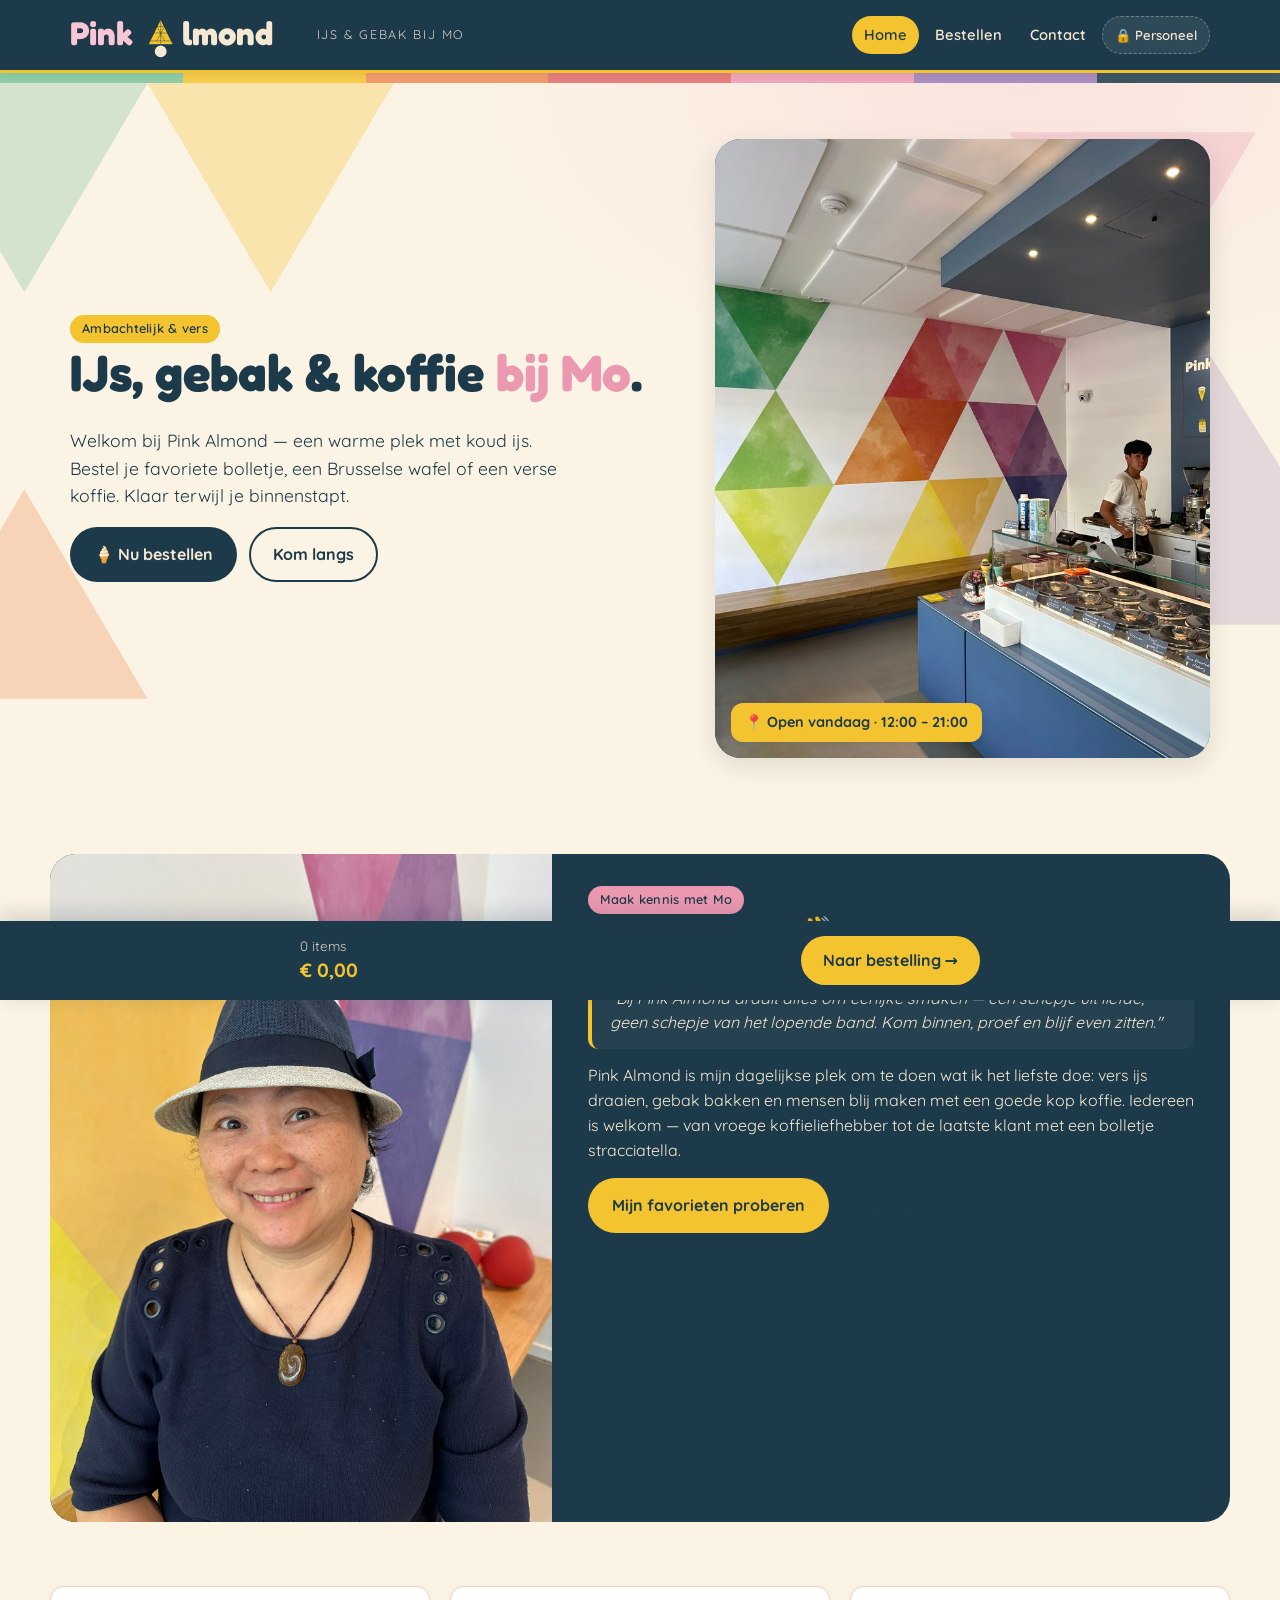
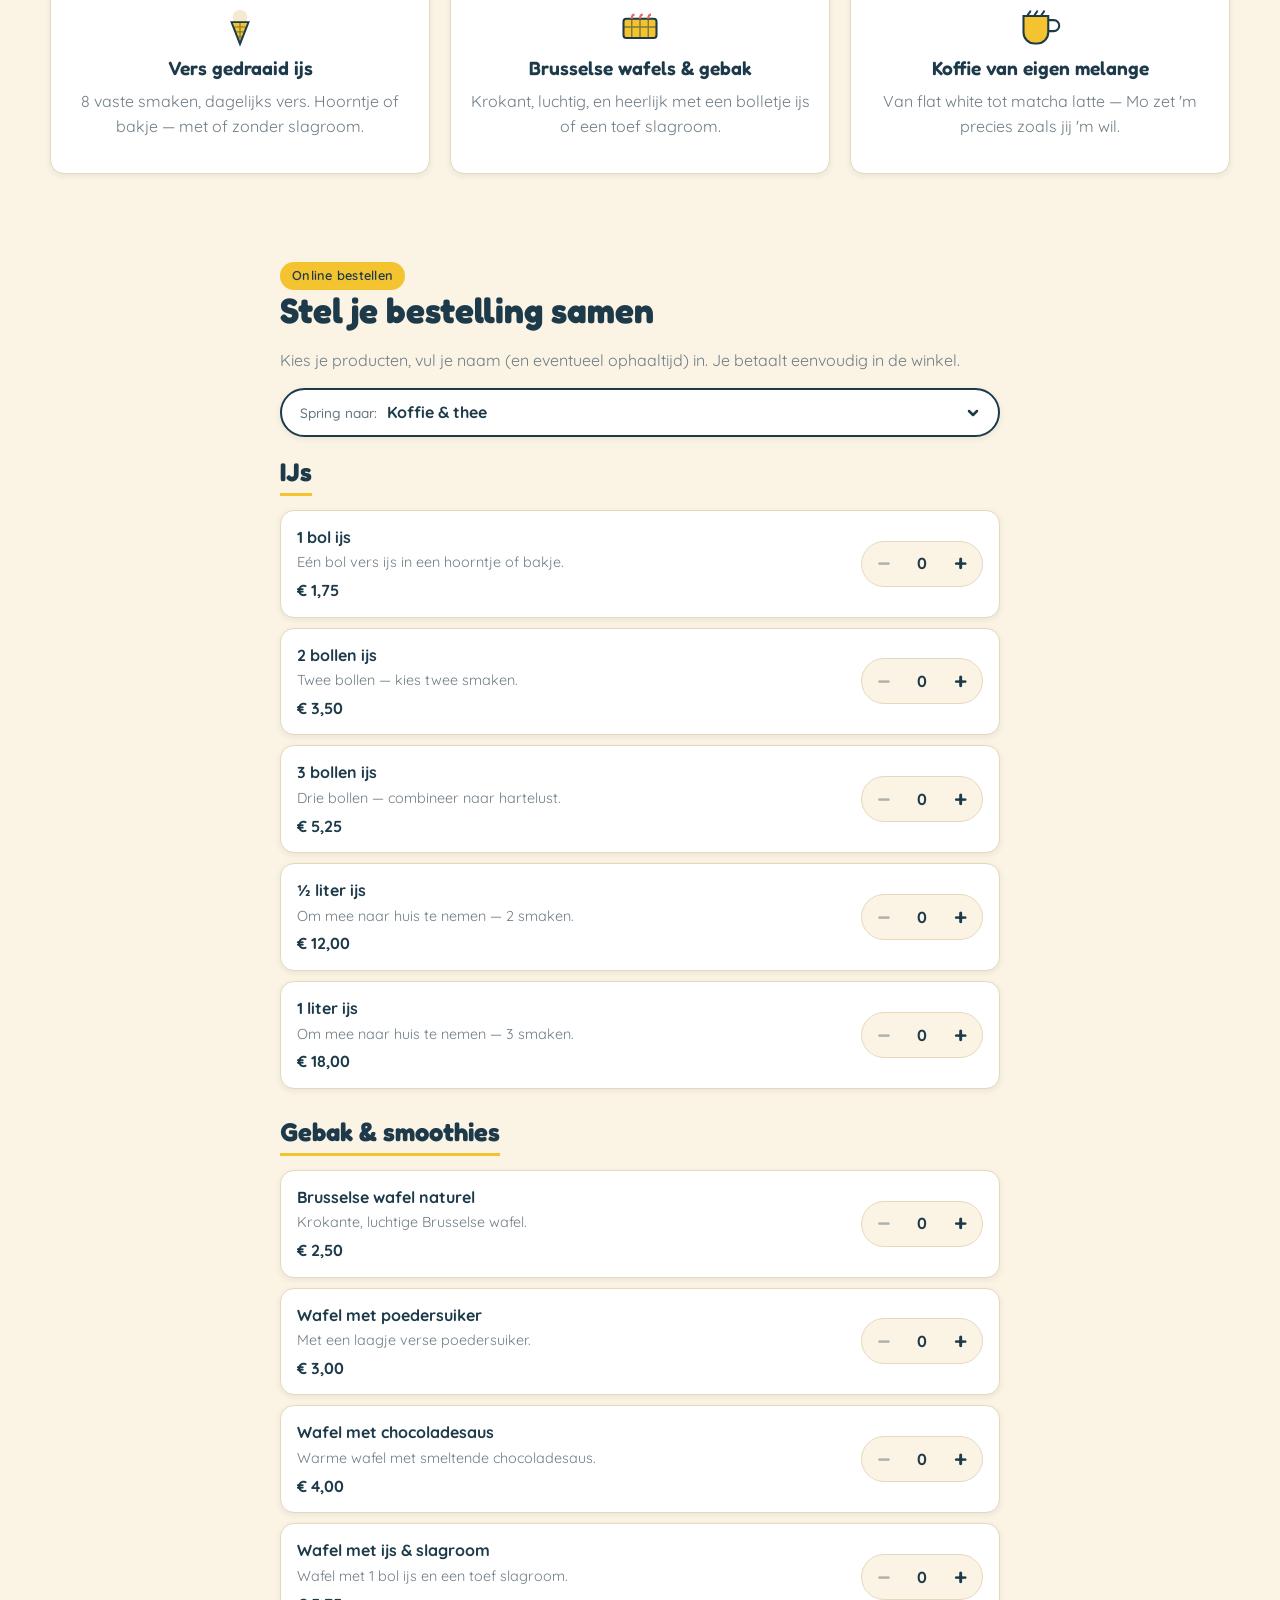
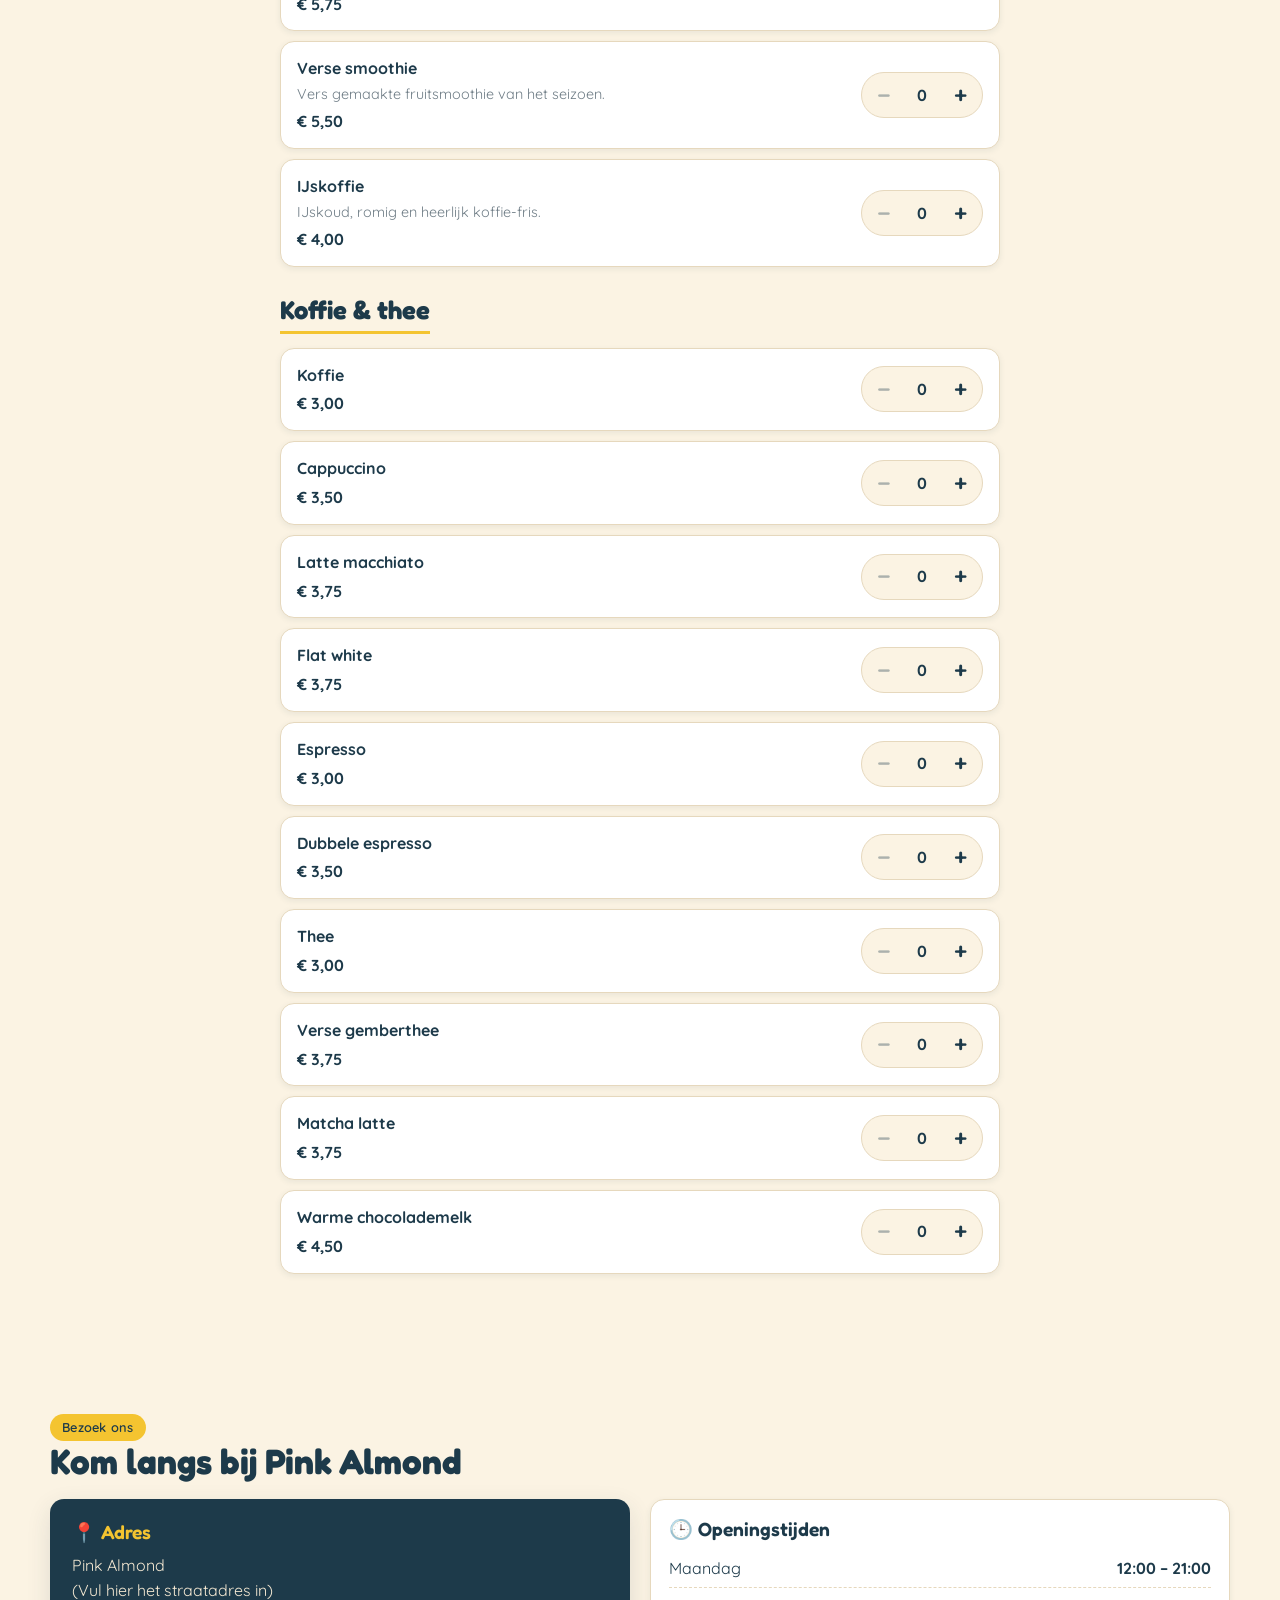
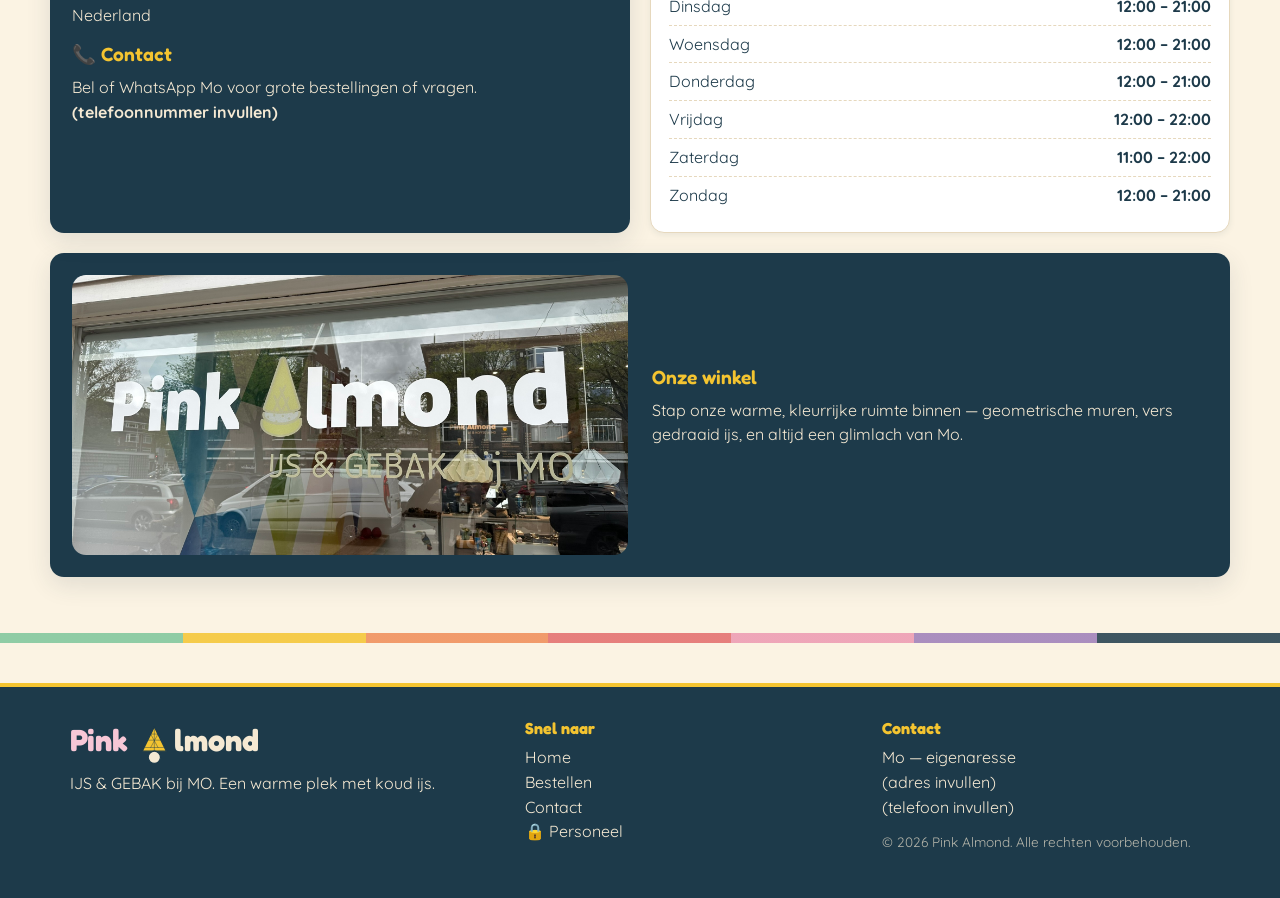
<file: index.html>
<!DOCTYPE html>
<html lang="nl">
<head>
<meta charset="UTF-8">
<meta name="viewport" content="width=device-width, initial-scale=1, maximum-scale=1">
<title>Pink Almond — IJS &amp; GEBAK bij MO</title>
<meta name="description" content="Pink Almond — vers ijs, gebak en koffie bij Mo. Bestel online en haal op in de winkel.">
<meta name="theme-color" content="#1d3a4a">
<link rel="preconnect" href="https://fonts.googleapis.com">
<link rel="preconnect" href="https://fonts.gstatic.com" crossorigin>
<link href="https://fonts.googleapis.com/css2?family=Fredoka:wght@500;600;700&family=Quicksand:wght@400;500;600;700&display=swap" rel="stylesheet">
<link rel="stylesheet" href="css/style.css">
</head>
<body>

<!-- ========== LOGO + ICOON SVGs (gedeeld) ========== -->
<svg width="0" height="0" style="position:absolute" aria-hidden="true">
  <defs>
    <symbol id="logo-pinkalmond" viewBox="0 0 360 70">
      <text x="0" y="50" font-family="Fredoka, Quicksand, sans-serif" font-weight="700" font-size="50" fill="#f7c7d6">Pink</text>
      <g transform="translate(118, 0)">
        <path d="M20 10 L40 50 L0 50 Z" fill="#f4c430" stroke="#1d3a4a" stroke-width="2" stroke-linejoin="round"/>
        <path d="M14 22 L26 22 M10 32 L30 32 M5 44 L35 44 M20 10 L1 50 M20 10 L39 50 M14 22 L26 44 M26 22 L14 44 M20 10 L20 50"
              stroke="#1d3a4a" stroke-width="1.4" fill="none" opacity=".5" stroke-linecap="round"/>
        <circle cx="20" cy="60" r="10" fill="#f5e9d3" stroke="#1d3a4a" stroke-width="2"/>
      </g>
      <text x="170" y="50" font-family="Fredoka, Quicksand, sans-serif" font-weight="700" font-size="50" fill="#f5e9d3">lmond</text>
    </symbol>
    <symbol id="ic-cone" viewBox="0 0 32 36">
      <path d="M16 4c-3.5 0-6 2.5-6 6s2.5 6 6 6 6-2.5 6-6-2.5-6-6-6z" fill="#f5e9d3"/>
      <path d="M9 14 L23 14 L16 32 Z" fill="#f4c430" stroke="#1d3a4a" stroke-width="1.5"/>
      <path d="M11 18 L21 18 M12 22 L20 22 M14 26 L18 26 M11 18 L16 32 M21 18 L16 32 M16 14 L16 32" stroke="#1d3a4a" stroke-width="1" fill="none" opacity=".55"/>
    </symbol>
    <symbol id="ic-cup" viewBox="0 0 32 28">
      <path d="M4 6 H22 V18 a8 8 0 0 1-8 8 H12 a8 8 0 0 1-8-8 Z" fill="#f4c430" stroke="#1d3a4a" stroke-width="1.5"/>
      <path d="M22 9 H26 a4 4 0 0 1 0 8 H22" fill="none" stroke="#1d3a4a" stroke-width="1.5"/>
      <path d="M9 2 c0 2 -2 2 -2 4 M14 2 c0 2 -2 2 -2 4 M19 2 c0 2 -2 2 -2 4" stroke="#1d3a4a" stroke-width="1.5" fill="none"/>
    </symbol>
    <symbol id="ic-cake" viewBox="0 0 32 28">
      <rect x="4" y="8" width="24" height="14" rx="2" fill="#f4c430" stroke="#1d3a4a" stroke-width="1.5"/>
      <path d="M4 14 H28 M10 8 V22 M16 8 V22 M22 8 V22" stroke="#1d3a4a" stroke-width="1" fill="none" opacity=".55"/>
      <path d="M10 8 c0-2 1-3 2-3 M16 8 c0-2 1-3 2-3 M22 8 c0-2 1-3 2-3" fill="none" stroke="#e26a6a" stroke-width="1.5"/>
    </symbol>
  </defs>
</svg>

<!-- ========== HEADER ========== -->
<header class="site">
  <div class="inner">
    <a class="brand" href="#home" aria-label="Pink Almond">
      <svg class="brand-logo" viewBox="0 0 360 70" role="img" aria-label="Pink Almond logo"><use href="#logo-pinkalmond"/></svg>
      <span class="brand-tag">IJS &amp; GEBAK bij MO</span>
    </a>
    <nav class="main">
      <a href="#home"     class="active">Home</a>
      <a href="#bestellen">Bestellen</a>
      <a href="#contact">Contact</a>
      <a href="admin.html" class="staff" title="Voor personeel">🔒 Personeel</a>
    </nav>
  </div>
</header>
<div class="tri-strip" aria-hidden="true"></div>

<main>

  <!-- ========== HOME / HERO ========== -->
  <section id="home" class="hero">
    <div class="triangles" aria-hidden="true">
      <svg viewBox="0 0 1200 600" preserveAspectRatio="xMidYMid slice">
        <polygon points="0,0 200,0 100,170" fill="#7cc59a" opacity=".55"/>
        <polygon points="200,0 400,0 300,170" fill="#f4c430" opacity=".55"/>
        <polygon points="900,40 1100,40 1000,210" fill="#ec98b1" opacity=".5"/>
        <polygon points="1050,200 1200,440 900,440" fill="#9c7cb8" opacity=".4"/>
        <polygon points="0,500 200,500 100,330" fill="#ef8b56" opacity=".55"/>
        <polygon points="800,500 1000,500 900,330" fill="#e26a6a" opacity=".5"/>
      </svg>
    </div>
    <div class="container hero-grid">
      <div>
        <span class="pill">Ambachtelijk &amp; vers</span>
        <h1>IJs, gebak &amp; koffie <span class="accent">bij Mo</span>.</h1>
        <p class="lead">Welkom bij Pink Almond — een warme plek met koud ijs. Bestel je favoriete bolletje, een Brusselse wafel of een verse koffie. Klaar terwijl je binnenstapt.</p>
        <div class="cta-row">
          <a class="btn btn-primary" href="#bestellen">🍦 Nu bestellen</a>
          <a class="btn btn-outline" href="#contact">Kom langs</a>
        </div>
      </div>
      <div class="hero-art">
        <img src="interieur.jpeg" alt="Het kleurrijke interieur van Pink Almond">
        <div class="hero-badge">📍 Open vandaag · 12:00 – 21:00</div>
      </div>
    </div>
  </section>

  <!-- Mo feature -->
  <div class="container section-tight">
    <div class="mo-section">
      <div class="photo">
        <img src="mo.jpeg" alt="Mo, eigenaresse van Pink Almond">
      </div>
      <div class="text">
        <span class="pill" style="background:var(--pink); color:var(--navy)">Maak kennis met Mo</span>
        <h2>Hi, ik ben Mo 👋</h2>
        <blockquote>"Bij Pink Almond draait alles om eerlijke smaken — een schepje uit liefde, geen schepje van het lopende band. Kom binnen, proef en blijf even zitten."</blockquote>
        <p>Pink Almond is mijn dagelijkse plek om te doen wat ik het liefste doe: vers ijs draaien, gebak bakken en mensen blij maken met een goede kop koffie. Iedereen is welkom — van vroege koffieliefhebber tot de laatste klant met een bolletje stracciatella.</p>
        <div class="row">
          <a class="btn btn-yellow" href="#bestellen">Mijn favorieten proberen</a>
          <a class="btn btn-ghost" href="#contact">Kom langs</a>
        </div>
      </div>
    </div>
  </div>

  <!-- Drie feature cards -->
  <div class="container section-tight">
    <div class="feature-cards">
      <div class="card">
        <svg class="icon" width="44" height="44"><use href="#ic-cone"/></svg>
        <h3>Vers gedraaid ijs</h3>
        <p class="muted">8 vaste smaken, dagelijks vers. Hoorntje of bakje — met of zonder slagroom.</p>
      </div>
      <div class="card">
        <svg class="icon" width="44" height="44"><use href="#ic-cake"/></svg>
        <h3>Brusselse wafels &amp; gebak</h3>
        <p class="muted">Krokant, luchtig, en heerlijk met een bolletje ijs of een toef slagroom.</p>
      </div>
      <div class="card">
        <svg class="icon" width="44" height="44"><use href="#ic-cup"/></svg>
        <h3>Koffie van eigen melange</h3>
        <p class="muted">Van flat white tot matcha latte — Mo zet 'm precies zoals jij 'm wil.</p>
      </div>
    </div>
  </div>

  <!-- ========== BESTELLEN ========== -->
  <section id="bestellen" class="container-narrow section">
    <span class="pill">Online bestellen</span>
    <h2>Stel je bestelling samen</h2>
    <p class="muted">Kies je producten, vul je naam (en eventueel ophaaltijd) in. Je betaalt eenvoudig in de winkel.</p>

    <!-- Sticky categorie-dropdown -->
    <nav class="category-nav" id="category-nav" aria-label="Menu navigatie">
      <button class="category-nav__trigger" id="category-nav-trigger" type="button" aria-haspopup="true" aria-expanded="false">
        <span class="category-nav__trigger-label">Spring naar:</span>
        <span class="category-nav__trigger-current" id="category-nav-current">…</span>
        <svg class="category-nav__trigger-arrow" width="14" height="14" viewBox="0 0 14 14" fill="none" stroke="currentColor" stroke-width="2.5" stroke-linecap="round" stroke-linejoin="round" aria-hidden="true">
          <polyline points="3,5 7,9 11,5"/>
        </svg>
      </button>
      <div class="category-nav__panel" id="category-nav-panel" role="menu"></div>
    </nav>

    <!-- Menu wordt door JavaScript gevuld -->
    <div id="menu"></div>
  </section>

  <!-- ========== CONTACT ========== -->
  <section id="contact" class="container section">
    <span class="pill">Bezoek ons</span>
    <h2>Kom langs bij Pink Almond</h2>
    <div class="grid" style="grid-template-columns: 1fr 1fr;">
      <div class="card-dark">
        <h3>📍 Adres</h3>
        <p>Pink Almond<br>(Vul hier het straatadres in)<br>Nederland</p>
        <h3 style="margin-top:14px">📞 Contact</h3>
        <p>Bel of WhatsApp Mo voor grote bestellingen of vragen.<br><strong>(telefoonnummer invullen)</strong></p>
      </div>
      <div class="card">
        <h3>🕒 Openingstijden</h3>
        <ul style="list-style:none; padding:0; margin:0;">
          <li class="row-between" style="padding:6px 0; border-bottom:1px dashed var(--border);"><span>Maandag</span><strong>12:00 – 21:00</strong></li>
          <li class="row-between" style="padding:6px 0; border-bottom:1px dashed var(--border);"><span>Dinsdag</span><strong>12:00 – 21:00</strong></li>
          <li class="row-between" style="padding:6px 0; border-bottom:1px dashed var(--border);"><span>Woensdag</span><strong>12:00 – 21:00</strong></li>
          <li class="row-between" style="padding:6px 0; border-bottom:1px dashed var(--border);"><span>Donderdag</span><strong>12:00 – 21:00</strong></li>
          <li class="row-between" style="padding:6px 0; border-bottom:1px dashed var(--border);"><span>Vrijdag</span><strong>12:00 – 22:00</strong></li>
          <li class="row-between" style="padding:6px 0; border-bottom:1px dashed var(--border);"><span>Zaterdag</span><strong>11:00 – 22:00</strong></li>
          <li class="row-between" style="padding:6px 0;"><span>Zondag</span><strong>12:00 – 21:00</strong></li>
        </ul>
      </div>
    </div>
    <div class="card-dark" style="margin-top:20px; display:grid; grid-template-columns:1fr 1fr; gap:24px; align-items:center">
      <img src="gevel.jpeg" alt="De gevel van Pink Almond" style="border-radius:14px; max-height:280px; object-fit:cover; width:100%">
      <div>
        <h3>Onze winkel</h3>
        <p>Stap onze warme, kleurrijke ruimte binnen — geometrische muren, vers gedraaid ijs, en altijd een glimlach van Mo.</p>
      </div>
    </div>
  </section>

</main>

<!-- ========== CART-BAR (vast onderaan, alleen zichtbaar als items) ========== -->
<div class="cart-bar" id="cart-bar">
  <div class="cart-bar__inner">
    <div>
      <div class="cart-bar__count" id="cart-count">0 items</div>
      <div class="cart-bar__total" id="cart-total">€ 0,00</div>
    </div>
    <button class="cart-bar__btn" id="checkout-btn">Naar bestelling →</button>
  </div>
</div>

<!-- ========== MODAL: ijs-configurator ========== -->
<div class="modal-overlay" id="ice-modal" role="dialog" aria-modal="true" aria-labelledby="ice-modal-title">
  <div class="modal">
    <button class="modal__close" id="close-ice" aria-label="Sluiten">×</button>
    <h2 class="modal__title" id="ice-modal-title">IJsje samenstellen</h2>
    <p class="muted" id="ice-modal-sub">Kies je smaken en topping.</p>

    <div class="field" id="ice-verpakking-field">
      <label class="field__label">Verpakking</label>
      <div class="segmented" id="ice-verpakking-seg">
        <button type="button" class="segmented__option is-active" data-val="Hoorntje">Hoorntje</button>
        <button type="button" class="segmented__option"           data-val="Bakje">Bakje</button>
      </div>
    </div>

    <div class="field" id="ice-smaak-field">
      <label class="field__label">Smaken kiezen</label>
      <div id="ice-smaak-rows"></div>
    </div>

    <div class="field">
      <label class="field__label">Extra's</label>
      <label class="checkbox-row" id="ice-slagroom-row">
        <input type="checkbox" id="opt-slagroom"><span>Slagroom (+ € 0,80)</span>
      </label>
      <label class="checkbox-row" id="ice-wafel-row">
        <input type="checkbox" id="opt-wafel"><span>Brusselse wafel erbij (+ € 2,50)</span>
      </label>
    </div>

    <div class="row-between" style="margin-top:8px">
      <div><strong>Prijs:</strong> <span id="ice-modal-price">€ 0,00</span></div>
      <button class="btn btn-primary" id="ice-confirm">Toevoegen</button>
    </div>
  </div>
</div>

<!-- ========== MODAL: checkout ========== -->
<div class="modal-overlay" id="checkout-modal" role="dialog" aria-modal="true">
  <div class="modal">
    <button class="modal__close" id="close-checkout" aria-label="Sluiten">×</button>
    <h2 class="modal__title">Je bestelling</h2>

    <div id="checkout-lines"></div>
    <div class="order-total">
      <span>Totaal</span>
      <span id="checkout-total">€ 0,00</span>
    </div>

    <div class="field">
      <label class="field__label" for="customer-name">Op welke naam?</label>
      <input type="text" id="customer-name" placeholder="Bijv. Lisa" autocomplete="given-name" maxlength="50">
    </div>

    <div class="field">
      <label class="field__label" for="order-note">Opmerking (optioneel)</label>
      <textarea id="order-note" rows="2" placeholder="bijv. allergie, extra wens..."></textarea>
    </div>

    <button class="btn btn-primary btn-block" id="submit-order">Bestelling versturen</button>
  </div>
</div>

<!-- ========== MODAL: bevestiging ========== -->
<div class="modal-overlay" id="confirmation-modal" role="dialog" aria-modal="true">
  <div class="modal">
    <div class="confirmation">
      <div class="confirmation__icon">🍦</div>
      <h2 class="confirmation__title">Bedankt!</h2>
      <p>Je bestelling is doorgegeven aan Mo.<br>Kom je hem zo ophalen bij de balie?</p>
      <div class="confirmation__order-id" id="confirmation-id">#PA-0000</div>
      <button class="btn btn-primary btn-block" id="new-order">Nieuwe bestelling</button>
    </div>
  </div>
</div>

<!-- Toast -->
<div class="toast" id="toast"></div>

<!-- ========== FOOTER ========== -->
<div class="tri-strip" aria-hidden="true"></div>
<footer class="site">
  <div class="columns">
    <div>
      <svg width="220" height="46" aria-label="Pink Almond"><use href="#logo-pinkalmond"/></svg>
      <p>IJS &amp; GEBAK bij MO. Een warme plek met koud ijs.</p>
    </div>
    <div>
      <h4>Snel naar</h4>
      <ul>
        <li><a href="#home">Home</a></li>
        <li><a href="#bestellen">Bestellen</a></li>
        <li><a href="#contact">Contact</a></li>
        <li><a href="admin.html">🔒 Personeel</a></li>
      </ul>
    </div>
    <div>
      <h4>Contact</h4>
      <ul>
        <li>Mo — eigenaresse</li>
        <li>(adres invullen)</li>
        <li>(telefoon invullen)</li>
      </ul>
      <p class="small">© <span id="year"></span> Pink Almond. Alle rechten voorbehouden.</p>
    </div>
  </div>
</footer>

<!-- Scripts: data eerst, daarna logica -->
<script src="js/menu-data.js"></script>
<script src="js/app.js"></script>
</body>
</html>
</file>
<file: css/style.css>
/* =========================================================
   Pink Almond — design tokens & basis
   ========================================================= */
:root {
  --navy:        #1d3a4a;
  --navy-deep:   #142a37;
  --cream:       #f5e9d3;
  --cream-soft:  #fbf3e3;
  --yellow:      #f4c430;
  --yellow-soft: #ffd95a;
  --pink:        #ec98b1;
  --pink-soft:   #f7c7d6;
  --green:       #7cc59a;
  --orange:      #ef8b56;
  --red:         #e26a6a;
  --purple:      #9c7cb8;

  --bg:        #fbf3e3;
  --text:      #1d3a4a;
  --muted:     #6f7d86;
  --border:    #e6d8bd;
  --radius-sm: 10px;
  --radius:    14px;
  --radius-lg: 22px;

  --shadow-sm: 0 2px 6px rgba(29,58,74,.08);
  --shadow-md: 0 8px 24px rgba(29,58,74,.12);

  --font-display: 'Fredoka', 'Quicksand', sans-serif;
  --font-body:    'Quicksand', system-ui, -apple-system, Segoe UI, sans-serif;
}

*, *::before, *::after { box-sizing: border-box; }
html, body { margin: 0; padding: 0; }
body {
  font-family: var(--font-body);
  background: var(--bg);
  color: var(--text);
  line-height: 1.55;
  -webkit-font-smoothing: antialiased;
  min-height: 100vh;
}
img { max-width: 100%; display: block; }
a { color: inherit; text-decoration: none; }
button { font: inherit; cursor: pointer; }

h1, h2, h3, h4 {
  font-family: var(--font-display);
  margin: 0 0 .5em;
  line-height: 1.15;
  color: var(--navy);
  font-weight: 700;
}
h1 { font-size: clamp(1.9rem, 4vw + 1rem, 3.2rem); }
h2 { font-size: clamp(1.5rem, 2vw + 1rem, 2.2rem); }
h3 { font-size: 1.2rem; font-weight: 600; }
p  { margin: 0 0 1em; }
small { color: var(--muted); }

/* =========================================================
   Layout helpers
   ========================================================= */
.container { max-width: 1180px; margin: 0 auto; padding: 0 20px; }
.container-narrow { max-width: 720px; margin: 0 auto; padding: 0 20px; }
.section { padding: 56px 0; }
.section-tight { padding: 32px 0; }
.row { display: flex; gap: 12px; flex-wrap: wrap; align-items: center; }
.row-between { display: flex; gap: 12px; flex-wrap: wrap; align-items: center; justify-content: space-between; }
.grid { display: grid; gap: 20px; }
.muted { color: var(--muted); }
.pill {
  display: inline-block;
  background: var(--yellow);
  color: var(--navy);
  border-radius: 999px;
  padding: 4px 12px;
  font-weight: 600;
  font-size: .8rem;
  letter-spacing: .02em;
}
.tri-strip {
  height: 10px;
  background: linear-gradient(90deg,
    var(--green) 0 14.28%, var(--yellow) 14.28% 28.57%,
    var(--orange) 28.57% 42.85%, var(--red) 42.85% 57.14%,
    var(--pink) 57.14% 71.42%, var(--purple) 71.42% 85.71%,
    var(--navy) 85.71% 100%);
  opacity: .85;
}

/* =========================================================
   Buttons
   ========================================================= */
.btn {
  display: inline-flex; align-items: center; gap: 8px;
  padding: 13px 22px; border-radius: 999px;
  font-weight: 700; font-size: 1rem;
  border: 2px solid transparent;
  transition: transform .12s ease, background .15s, color .15s, border-color .15s;
  text-align: center; justify-content: center;
}
.btn-primary { background: var(--navy); color: var(--cream); }
.btn-primary:hover { background: var(--navy-deep); transform: translateY(-1px); }
.btn-outline { background: transparent; color: var(--navy); border-color: var(--navy); }
.btn-outline:hover { background: var(--navy); color: var(--cream); }
.btn-yellow { background: var(--yellow); color: var(--navy); }
.btn-yellow:hover { background: var(--yellow-soft); }
.btn-ghost { background: transparent; color: var(--navy); }
.btn-ghost:hover { background: rgba(29,58,74,.08); }
.btn-danger { background: var(--red); color: #fff; }
.btn-danger:hover { filter: brightness(.95); }
.btn-sm { padding: 8px 14px; font-size: .88rem; }
.btn-block { display: flex; width: 100%; }
.btn:disabled { opacity: .5; cursor: not-allowed; transform: none; }

/* =========================================================
   Header
   ========================================================= */
header.site {
  position: sticky; top: 0; z-index: 50;
  background: var(--navy); color: var(--cream);
  border-bottom: 3px solid var(--yellow);
  box-shadow: var(--shadow-sm);
}
header.site .inner {
  display: flex; align-items: center; justify-content: space-between; gap: 12px;
  padding: 12px 20px; max-width: 1180px; margin: 0 auto;
}
.brand { display: flex; align-items: center; gap: 10px; }
.brand-logo { height: 46px; width: auto; }
.brand-tag {
  font-size: .78rem; opacity: .85; letter-spacing: .15em; text-transform: uppercase;
}
nav.main { display: flex; gap: 4px; flex-wrap: wrap; align-items: center; }
nav.main a {
  color: var(--cream);
  padding: 8px 12px; border-radius: 999px; font-weight: 600; font-size: .92rem;
  transition: background .15s;
}
nav.main a:hover  { background: rgba(245,233,211,.12); }
nav.main a.active { background: var(--yellow); color: var(--navy); }
nav.main a.staff  {
  background: rgba(255,255,255,.08);
  border: 1px dashed rgba(245,233,211,.35);
  font-size: .82rem;
}

/* =========================================================
   Hero / homepage
   ========================================================= */
.hero {
  position: relative; overflow: hidden;
  padding: 56px 0 64px;
  background:
    radial-gradient(900px 500px at 80% 0%, rgba(247,199,214,.35), transparent 60%),
    linear-gradient(180deg, var(--cream-soft) 0%, var(--bg) 100%);
}
.hero .triangles { position: absolute; inset: 0; pointer-events: none; opacity: .55; }
.hero .triangles svg { width: 100%; height: 100%; }
.hero-grid {
  display: grid; grid-template-columns: 1.1fr .9fr; gap: 40px; align-items: center;
}
.hero h1 .accent { color: var(--pink); }
.hero p.lead { font-size: 1.1rem; max-width: 50ch; }
.cta-row { display: flex; gap: 12px; flex-wrap: wrap; margin-top: 14px; }
.hero-art {
  position: relative; aspect-ratio: 4/5;
  border-radius: 26px; overflow: hidden; box-shadow: var(--shadow-md);
  background: var(--navy);
}
.hero-art img { width: 100%; height: 100%; object-fit: cover; }
.hero-badge {
  position: absolute; bottom: 16px; left: 16px;
  background: var(--yellow); color: var(--navy);
  padding: 8px 14px; border-radius: 12px; font-weight: 700;
  font-size: .9rem; box-shadow: var(--shadow-sm);
}

/* Mo feature */
.mo-section {
  background: var(--navy); color: var(--cream);
  border-radius: 26px; overflow: hidden;
  display: grid; grid-template-columns: .85fr 1.15fr;
}
.mo-section .photo { background: #000; min-height: 100%; }
.mo-section .photo img { height: 100%; width: 100%; object-fit: cover; }
.mo-section .text { padding: 32px 36px; }
.mo-section .text h2 { color: var(--yellow); }
.mo-section blockquote {
  margin: 0 0 14px; padding: 14px 18px;
  border-left: 4px solid var(--yellow);
  background: rgba(255,255,255,.04);
  border-radius: 10px; font-style: italic;
}

/* Feature cards */
.feature-cards { display: grid; grid-template-columns: repeat(3, 1fr); gap: 20px; }
.feature-cards .card { text-align: center; }
.feature-cards .icon { width: 44px; height: 44px; margin: 0 auto 8px; display: block; }

/* Cards */
.card {
  background: #fff; border: 1px solid var(--border); border-radius: var(--radius);
  padding: 18px; box-shadow: var(--shadow-sm);
}
.card-dark {
  background: var(--navy); color: var(--cream); border-radius: var(--radius);
  padding: 22px; box-shadow: var(--shadow-md);
}
.card-dark h2, .card-dark h3 { color: var(--yellow); }

/* =========================================================
   Bestelpagina — sticky categorie-nav + scroll-spy
   ========================================================= */
.category-nav {
  position: sticky;
  top: 70px;
  z-index: 30;
  margin: 0 -20px 20px;
  padding: 0 20px;
}
.category-nav__trigger {
  width: 100%;
  background: #fff;
  border: 2px solid var(--navy);
  border-radius: 999px;
  padding: 10px 18px;
  display: flex; align-items: center; gap: 10px; justify-content: space-between;
  font-weight: 700; color: var(--navy);
  box-shadow: var(--shadow-sm);
}
.category-nav__trigger-label { font-weight: 500; opacity: .7; font-size: .85rem; }
.category-nav__trigger-current { flex: 1; text-align: left; }
.category-nav__trigger-arrow { transition: transform .2s; }
.category-nav.is-open .category-nav__trigger-arrow { transform: rotate(180deg); }
.category-nav__panel {
  display: none;
  margin-top: 6px;
  background: #fff;
  border: 2px solid var(--navy);
  border-radius: var(--radius);
  padding: 6px;
  box-shadow: var(--shadow-md);
}
.category-nav.is-open .category-nav__panel { display: block; }
.category-nav__option {
  display: block; width: 100%;
  background: transparent; border: none;
  text-align: left; padding: 10px 14px;
  border-radius: var(--radius-sm);
  font-weight: 600; color: var(--navy);
}
.category-nav__option:hover { background: var(--cream-soft); }
.category-nav__option.is-active { background: var(--yellow); }

/* Categorie sectie */
.category {
  margin-bottom: 28px;
  scroll-margin-top: 130px;  /* sticky header + nav-bar marge */
}
.category__title {
  font-family: var(--font-display);
  color: var(--navy);
  font-size: 1.6rem;
  border-bottom: 3px solid var(--yellow);
  padding-bottom: 6px;
  margin: 0 0 14px;
  display: inline-block;
}

/* Item rij */
.item {
  display: grid;
  grid-template-columns: 1fr auto;
  gap: 14px;
  align-items: center;
  background: #fff;
  border: 1px solid var(--border);
  border-radius: var(--radius);
  padding: 14px 16px;
  margin-bottom: 10px;
  box-shadow: var(--shadow-sm);
  transition: border-color .15s, box-shadow .15s;
}
.item.is-in-cart { border-color: var(--navy); box-shadow: 0 0 0 2px rgba(29,58,74,.08); }
.item__name { font-weight: 700; color: var(--navy); margin-bottom: 2px; }
.item__description { color: var(--muted); font-size: .9rem; }
.item__price { font-weight: 700; color: var(--navy); margin-top: 4px; }
.item__controls {
  display: flex; align-items: center; gap: 8px;
  background: var(--cream-soft);
  border: 1.5px solid var(--border);
  border-radius: 999px;
  padding: 4px;
}
.qty-btn {
  width: 36px; height: 36px;
  border-radius: 999px; border: none;
  background: transparent; color: var(--navy);
  font-size: 1.4rem; font-weight: 700;
  display: flex; align-items: center; justify-content: center;
}
.qty-btn:not(:disabled):hover { background: var(--yellow); }
.qty-btn:disabled { opacity: .35; cursor: not-allowed; }
.qty-display { min-width: 24px; text-align: center; font-weight: 700; color: var(--navy); }

/* Bestel-bar onderaan */
.cart-bar {
  position: fixed;
  bottom: -100px;
  left: 0; right: 0;
  background: var(--navy);
  color: var(--cream);
  z-index: 40;
  transition: bottom .25s;
  box-shadow: 0 -6px 20px rgba(29,58,74,.18);
}
.cart-bar.is-visible { bottom: 0; }
.cart-bar__inner {
  max-width: 720px;
  margin: 0 auto;
  padding: 14px 20px;
  display: flex; align-items: center; justify-content: space-between; gap: 14px;
}
.cart-bar__count { font-size: .85rem; opacity: .85; }
.cart-bar__total { font-weight: 700; font-size: 1.2rem; color: var(--yellow); }
.cart-bar__btn {
  background: var(--yellow);
  color: var(--navy);
  padding: 12px 22px;
  border-radius: 999px;
  font-weight: 700; font-size: 1rem;
  border: none;
}
.cart-bar__btn:hover { background: var(--yellow-soft); }

/* =========================================================
   Modals (gedeeld klant + admin)
   ========================================================= */
.modal-overlay {
  position: fixed; inset: 0;
  background: rgba(20,42,55,.55);
  display: none;
  align-items: center; justify-content: center;
  padding: 20px; z-index: 100;
}
.modal-overlay.is-visible { display: flex; }
.modal {
  background: #fff;
  border-radius: var(--radius-lg);
  width: 100%; max-width: 520px;
  max-height: 92vh; overflow: auto;
  padding: 24px 22px 20px;
  box-shadow: var(--shadow-md);
  position: relative;
}
.modal__title { margin-top: 0; }
.modal__close {
  position: absolute; top: 12px; right: 14px;
  background: transparent; border: none;
  font-size: 1.6rem; color: var(--muted);
  width: 36px; height: 36px;
  display: flex; align-items: center; justify-content: center;
  border-radius: 999px;
}
.modal__close:hover { background: var(--cream-soft); }

/* Form fields binnen modals */
.field { margin-bottom: 14px; }
.field__label {
  display: block;
  font-weight: 600;
  color: var(--navy);
  margin-bottom: 6px;
  font-size: .95rem;
}
.field__input,
.field input[type="text"],
.field input[type="tel"],
.field input[type="time"],
.field input[type="number"],
.field input[type="password"],
.field select,
.field textarea {
  width: 100%;
  padding: 11px 14px;
  border-radius: var(--radius-sm);
  border: 1.5px solid var(--border);
  background: #fff;
  font: inherit;
  color: var(--text);
}
.field input:focus, .field select:focus, .field textarea:focus {
  outline: 2px solid var(--yellow);
  outline-offset: 1px;
}
.checkbox-row {
  display: flex; align-items: center; gap: 10px;
  padding: 8px 0;
  cursor: pointer;
}
.checkbox-row input { width: 18px; height: 18px; accent-color: var(--navy); }

/* Segmented control */
.segmented {
  display: inline-flex; gap: 0;
  background: var(--cream-soft);
  border: 1.5px solid var(--border);
  border-radius: 999px; padding: 3px;
}
.segmented__option {
  background: transparent; border: none;
  padding: 8px 16px; border-radius: 999px;
  font-weight: 700; color: var(--navy);
  font-size: .92rem;
}
.segmented__option.is-active { background: var(--navy); color: var(--cream); }

/* Smaak-rijen */
.smaak-row {
  display: flex; gap: 10px; align-items: center;
  margin-bottom: 8px;
}
.smaak-row label {
  min-width: 60px;
  font-weight: 600; color: var(--navy);
}
.smaak-row select { flex: 1; }

/* Bestelregels in checkout-modal */
.order-line {
  display: grid; gap: 4px;
  padding: 10px 0;
  border-bottom: 1px dashed var(--border);
}
.order-line__main { display: flex; justify-content: space-between; align-items: baseline; gap: 8px; }
.order-line__name  { font-weight: 600; color: var(--navy); }
.order-line__price { font-weight: 700; color: var(--navy); }
.order-line__meta  { font-size: .85rem; color: var(--muted); }
.order-total {
  display: flex; justify-content: space-between;
  font-weight: 800; font-size: 1.15rem;
  color: var(--navy);
  padding: 12px 0 6px; border-top: 2px solid var(--navy);
  margin: 6px 0 12px;
}

/* Bevestigings-modal */
.confirmation { text-align: center; padding: 8px 0 4px; }
.confirmation__icon { font-size: 3.4rem; margin-bottom: 4px; }
.confirmation__title { color: var(--navy); }
.confirmation__order-id {
  display: inline-block;
  background: var(--yellow); color: var(--navy);
  padding: 6px 18px; border-radius: 999px;
  font-weight: 800; font-size: 1.4rem;
  margin: 12px 0 18px;
}

/* =========================================================
   Footer
   ========================================================= */
footer.site {
  background: var(--navy); color: var(--cream);
  margin-top: 40px; padding: 32px 0;
  border-top: 4px solid var(--yellow);
}
footer.site .columns {
  display: grid; gap: 28px;
  grid-template-columns: 1.3fr 1fr 1fr;
  max-width: 1180px; margin: 0 auto; padding: 0 20px;
}
footer.site h4 { color: var(--yellow); margin-bottom: 8px; font-family: var(--font-display); }
footer.site ul { list-style: none; padding: 0; margin: 0; }
footer.site .small { font-size: .85rem; opacity: .7; margin-top: 12px; }

/* =========================================================
   Toast
   ========================================================= */
.toast {
  position: fixed; left: 50%;
  bottom: 90px;
  transform: translateX(-50%);
  background: var(--navy); color: var(--cream);
  padding: 11px 22px; border-radius: 999px;
  box-shadow: var(--shadow-md);
  z-index: 200; opacity: 0; pointer-events: none;
  transition: opacity .2s, transform .2s;
  font-weight: 600;
}
.toast.show { opacity: 1; transform: translateX(-50%) translateY(-6px); }

/* =========================================================
   Admin specifiek
   ========================================================= */
body.admin { background: var(--bg); }

.pin-screen {
  max-width: 360px; margin: 60px auto; text-align: center;
  background: #fff; border-radius: var(--radius-lg); padding: 32px 26px;
  box-shadow: var(--shadow-md);
}
.pin-screen input {
  font-size: 1.8rem; text-align: center; letter-spacing: .4em;
  padding: 14px; border-radius: var(--radius-sm);
  border: 2px solid var(--border); width: 100%;
}

/* Admin tabs */
.admin-tabs {
  display: flex; gap: 6px; flex-wrap: wrap;
  margin-bottom: 18px;
}
.admin-tab {
  padding: 10px 18px;
  border-radius: 999px;
  border: 2px solid var(--navy);
  background: transparent;
  color: var(--navy);
  font-weight: 700; font-size: .95rem;
}
.admin-tab.is-active { background: var(--navy); color: var(--cream); }

.tab-content { display: block; }

/* Stats */
.admin-stats {
  display: grid; gap: 12px;
  grid-template-columns: repeat(auto-fit, minmax(150px, 1fr));
  margin-bottom: 22px;
}
.stat-card {
  background: #fff; border: 1px solid var(--border);
  border-radius: var(--radius); padding: 14px 16px;
  box-shadow: var(--shadow-sm);
}
.stat-card__value {
  font-family: var(--font-display);
  font-weight: 700; color: var(--navy);
  font-size: 1.7rem;
  line-height: 1;
}
.stat-card__label {
  color: var(--muted); font-size: .8rem;
  text-transform: uppercase; letter-spacing: .06em;
  margin-top: 4px;
}

/* Bestelling kaart in admin */
.order-card {
  background: #fff; border: 1px solid var(--border);
  border-left: 6px solid var(--navy);
  border-radius: var(--radius); padding: 16px 18px;
  margin-bottom: 12px; box-shadow: var(--shadow-sm);
}
.order-card__head {
  display: flex; justify-content: space-between; align-items: baseline; gap: 10px;
  flex-wrap: wrap;
}
.order-card__title {
  font-family: var(--font-display);
  font-weight: 700; color: var(--navy);
  font-size: 1.15rem;
}
.order-card__id { color: var(--muted); font-weight: 500; font-size: .9rem; }
.order-card__lines { margin: 8px 0; }
.order-card__line {
  display: grid; grid-template-columns: 1fr auto;
  gap: 8px; padding: 4px 0;
  font-size: .94rem;
}
.order-card__line-meta { font-size: .82rem; color: var(--muted); }
.order-card__total {
  font-weight: 800; color: var(--navy);
  border-top: 1px dashed var(--border);
  padding-top: 6px; margin-top: 6px;
  display: flex; justify-content: space-between;
}
.order-card__actions {
  display: flex; gap: 8px; flex-wrap: wrap;
  margin-top: 12px;
}

.badge {
  display: inline-block; padding: 3px 10px;
  border-radius: 999px; font-size: .76rem;
  font-weight: 700;
}
.badge-open       { background: #fff4d4; color: #8a6a00; }
.badge-voldaan    { background: #d8efe1; color: #1c6b3a; }
.badge-source-klant { background: var(--yellow-soft); color: var(--navy); }
.badge-source-kassa { background: var(--pink-soft);   color: var(--navy); }

/* Menu-editor in admin */
.menu-editor__category {
  background: #fff; border: 1px solid var(--border);
  border-radius: var(--radius); padding: 14px;
  margin-bottom: 14px; box-shadow: var(--shadow-sm);
}
.menu-editor__cat-head {
  display: flex; justify-content: space-between; align-items: center; gap: 10px;
  padding-bottom: 10px;
  border-bottom: 1px dashed var(--border);
  margin-bottom: 8px;
}
.menu-editor__cat-name {
  font-family: var(--font-display); font-weight: 700; color: var(--navy); font-size: 1.15rem;
}
.menu-editor__item {
  display: grid; grid-template-columns: 1fr auto auto;
  gap: 10px; align-items: center;
  padding: 8px 0;
  border-bottom: 1px solid var(--border);
}
.menu-editor__item:last-child { border-bottom: none; }
.menu-editor__item-info { min-width: 0; }
.menu-editor__item-name { font-weight: 600; color: var(--navy); }
.menu-editor__item-desc { color: var(--muted); font-size: .85rem; }
.menu-editor__item-price { font-weight: 700; color: var(--navy); }

/* Charts (overzicht-tab) */
.chart-section { margin-bottom: 22px; }
.chart-section__title {
  font-family: var(--font-display);
  font-weight: 700; color: var(--navy);
  font-size: 1.15rem; margin-bottom: 8px;
}
.chart-container {
  background: #fff;
  border: 1px solid var(--border);
  border-radius: var(--radius);
  padding: 12px;
  box-shadow: var(--shadow-sm);
  height: 280px;
}

/* Kassa producten-grid */
.kassa-grid {
  display: grid; gap: 10px;
  grid-template-columns: repeat(auto-fill, minmax(150px, 1fr));
}
.kassa-product {
  background: #fff; border: 1px solid var(--border);
  border-radius: var(--radius); padding: 12px;
  box-shadow: var(--shadow-sm);
  text-align: left;
  cursor: pointer;
  transition: transform .12s, box-shadow .15s;
}
.kassa-product:hover { transform: translateY(-1px); box-shadow: var(--shadow-md); }
.kassa-product__name  { font-weight: 700; color: var(--navy); margin-bottom: 4px; }
.kassa-product__price { font-weight: 700; color: var(--navy); font-size: .95rem; }

.kassa-bon {
  background: var(--cream-soft);
  border: 2px solid var(--navy);
  border-radius: var(--radius);
  padding: 16px;
}
.kassa-bon__lines { list-style: none; padding: 0; margin: 0 0 10px; max-height: 360px; overflow: auto; }
.kassa-bon__line  {
  display: grid; grid-template-columns: 1fr auto;
  gap: 6px; padding: 8px 0;
  border-bottom: 1px dashed var(--border);
}
.kassa-bon__line .name { font-weight: 600; color: var(--navy); }
.kassa-bon__line .meta { color: var(--muted); font-size: .82rem; }
.kassa-bon__line .qty-row { display: flex; align-items: center; gap: 6px; margin-top: 4px; }
.kassa-bon__line .qty {
  display: inline-flex; align-items: center; gap: 4px;
  background: #fff; border: 1px solid var(--border);
  border-radius: 999px; padding: 2px 4px;
}
.kassa-bon__line .qty button {
  border: none; background: transparent; color: var(--navy);
  width: 22px; height: 22px; border-radius: 999px; font-weight: 700;
}
.kassa-bon__line .qty button:hover { background: var(--yellow); }
.kassa-bon__line .remove {
  border: none; background: transparent;
  color: var(--red); font-size: .82rem;
}

/* Tabel — orders / overzicht */
.table {
  width: 100%; border-collapse: collapse;
  background: #fff; border-radius: var(--radius);
  overflow: hidden; box-shadow: var(--shadow-sm);
}
.table th, .table td {
  padding: 10px 12px; text-align: left;
  border-bottom: 1px solid var(--border);
  font-size: .9rem;
  vertical-align: top;
}
.table th {
  background: var(--navy); color: var(--cream);
  font-weight: 600; font-size: .8rem;
  text-transform: uppercase; letter-spacing: .05em;
}

/* =========================================================
   Responsive
   ========================================================= */
@media (max-width: 880px) {
  .hero-grid { grid-template-columns: 1fr; }
  .mo-section { grid-template-columns: 1fr; }
  .feature-cards { grid-template-columns: 1fr; }
  footer.site .columns { grid-template-columns: 1fr; }
  .brand-tag { display: none; }
  header.site .inner { padding: 10px 14px; }
}
@media (max-width: 600px) {
  .section { padding: 36px 0; }
  h1 { font-size: 2rem; }
  h2 { font-size: 1.55rem; }
  nav.main { gap: 2px; }
  nav.main a { padding: 6px 10px; font-size: .82rem; }
  .item { grid-template-columns: 1fr; }
  .item__controls { justify-self: end; }
  .modal { padding: 20px 16px 16px; }
}

@media print {
  header.site, footer.site, .no-print, .cart-bar { display: none !important; }
  body { background: white; }
  .container { max-width: 100%; padding: 0; }
}
</file>
